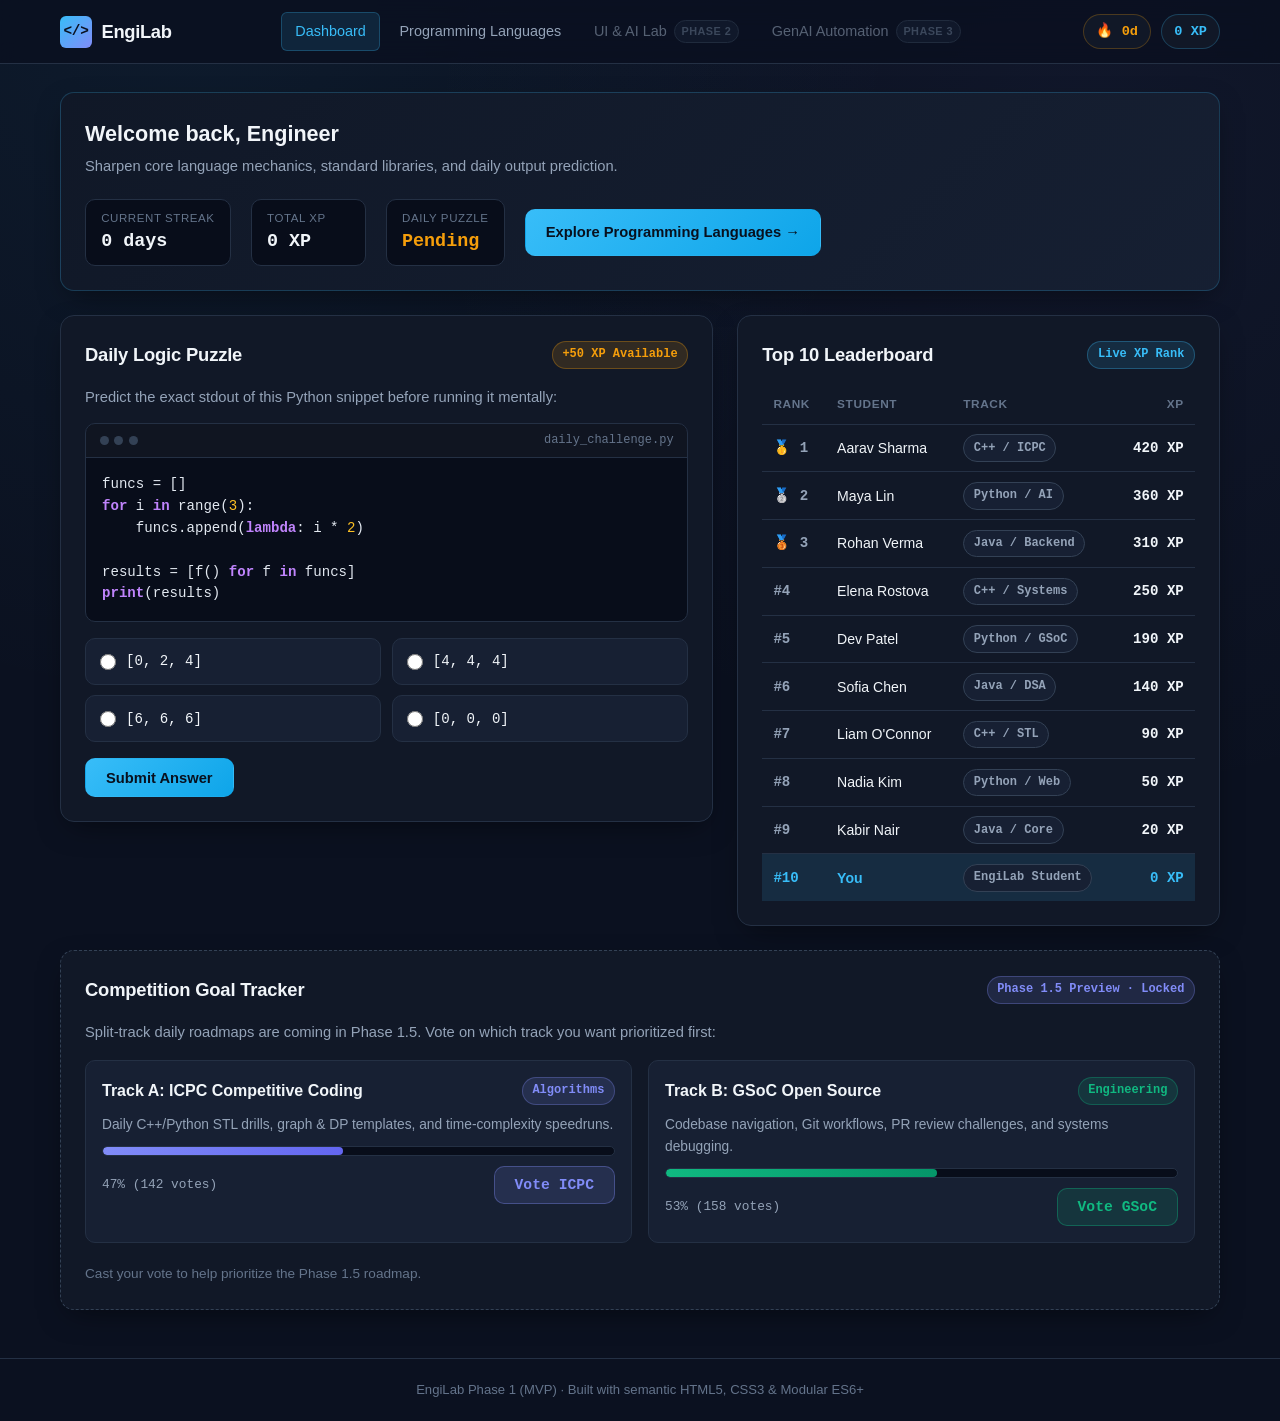
<file: index.html>
<!DOCTYPE html>
<html lang="en">
<head>
  <meta charset="UTF-8" />
  <meta name="viewport" content="width=device-width, initial-scale=1.0" />
  <title>EngiLab — Engineering Practice Dashboard</title>
  <link rel="stylesheet" href="css/style.css" />
</head>
<body>
  <header class="navbar">
    <nav class="navbar-inner" aria-label="Main Navigation">
      <a href="index.html" class="brand">
        <span class="brand-mark">&lt;/&gt;</span>
        <span>EngiLab</span>
      </a>

      <ul class="nav-links">
        <li>
          <a href="index.html" class="nav-link nav-link--active" aria-current="page">Dashboard</a>
        </li>
        <li>
          <a href="languages.html" class="nav-link">Programming Languages</a>
        </li>
        <li>
          <span class="nav-link nav-link--disabled" aria-disabled="true">
            UI &amp; AI Lab <span class="phase-badge">Phase 2</span>
          </span>
        </li>
        <li>
          <span class="nav-link nav-link--disabled" aria-disabled="true">
            GenAI Automation <span class="phase-badge">Phase 3</span>
          </span>
        </li>
      </ul>

      <div class="nav-stats" aria-label="Student Progress">
        <span id="nav-streak" class="stat-pill stat-pill--streak" title="Daily Streak">🔥 0d</span>
        <span id="nav-xp" class="stat-pill stat-pill--xp" title="Total XP">0 XP</span>
      </div>
    </nav>
  </header>

  <main class="container">
    <!-- Section 1: Student Status Bar -->
    <section class="card status-bar" aria-label="Student Status">
      <div class="status-intro">
        <h1>Welcome back, Engineer</h1>
        <p>Sharpen core language mechanics, standard libraries, and daily output prediction.</p>
      </div>

      <div class="status-metrics">
        <div class="metric-box">
          <span class="metric-label">Current Streak</span>
          <span id="status-streak" class="metric-value">0 days</span>
        </div>
        <div class="metric-box">
          <span class="metric-label">Total XP</span>
          <span id="status-xp" class="metric-value">0 XP</span>
        </div>
        <div class="metric-box">
          <span class="metric-label">Daily Puzzle</span>
          <span id="status-daily" class="metric-value">Pending</span>
        </div>
        <a href="languages.html" class="btn btn--primary">Explore Programming Languages →</a>
      </div>
    </section>

    <!-- Section 2: Daily Logic Arena (2-Column Split Card) -->
    <section class="arena-grid" aria-label="Daily Logic Arena">
      <!-- Left Column: Daily Puzzle -->
      <article class="card">
        <div class="section-header">
          <h2 class="section-title">Daily Logic Puzzle</h2>
          <span id="daily-status-badge" class="tag tag--amber">+50 XP Available</span>
        </div>
        <p style="color: var(--text-secondary); font-size: 0.92rem;">
          Predict the exact stdout of this Python snippet before running it mentally:
        </p>

        <div class="code-wrapper">
          <div class="code-header">
            <div class="code-dots"><span></span><span></span><span></span></div>
            <span>daily_challenge.py</span>
          </div>
          <pre class="code-block"><code id="daily-code"></code></pre>
        </div>

        <form id="daily-puzzle-form">
          <div id="daily-options" class="puzzle-options" role="radiogroup" aria-label="Daily Puzzle Options"></div>
          <button id="daily-submit-btn" type="submit" class="btn btn--primary">Submit Answer</button>
        </form>

        <div id="daily-feedback" class="feedback-box hidden" role="status"></div>
      </article>

      <!-- Right Column: Top 10 Leaderboard -->
      <aside class="card" aria-label="Top 10 Leaderboard">
        <div class="section-header">
          <h2 class="section-title">Top 10 Leaderboard</h2>
          <span class="tag tag--cyan">Live XP Rank</span>
        </div>

        <div class="leaderboard-table-wrap">
          <table class="leaderboard-table">
            <thead>
              <tr>
                <th>Rank</th>
                <th>Student</th>
                <th>Track</th>
                <th style="text-align: right;">XP</th>
              </tr>
            </thead>
            <tbody id="leaderboard-body"></tbody>
          </table>
        </div>
      </aside>
    </section>

    <!-- Section 3: Competition Goal Tracker (Phase 1.5 Preview Card) -->
    <section class="card tracker-card" aria-label="Competition Goal Tracker">
      <div class="section-header">
        <h2 class="section-title">Competition Goal Tracker</h2>
        <span class="tag tag--indigo">Phase 1.5 Preview · Locked</span>
      </div>
      <p style="color: var(--text-secondary); font-size: 0.92rem;">
        Split-track daily roadmaps are coming in Phase 1.5. Vote on which track you want prioritized first:
      </p>

      <div class="tracks-grid">
        <div class="track-option">
          <h3>
            <span>Track A: ICPC Competitive Coding</span>
            <span class="tag tag--indigo">Algorithms</span>
          </h3>
          <p>Daily C++/Python STL drills, graph &amp; DP templates, and time-complexity speedruns.</p>
          <div class="poll-bar-bg">
            <div id="poll-bar-icpc" class="poll-bar-fill poll-bar-fill--icpc" style="width: 47%;"></div>
          </div>
          <div class="poll-meta">
            <span id="poll-meta-icpc">47% (142 votes)</span>
            <button id="vote-icpc-btn" type="button" class="btn btn--outline-indigo">Vote ICPC</button>
          </div>
        </div>

        <div class="track-option">
          <h3>
            <span>Track B: GSoC Open Source</span>
            <span class="tag tag--emerald">Engineering</span>
          </h3>
          <p>Codebase navigation, Git workflows, PR review challenges, and systems debugging.</p>
          <div class="poll-bar-bg">
            <div id="poll-bar-gsoc" class="poll-bar-fill poll-bar-fill--gsoc" style="width: 53%;"></div>
          </div>
          <div class="poll-meta">
            <span id="poll-meta-gsoc">53% (158 votes)</span>
            <button id="vote-gsoc-btn" type="button" class="btn btn--outline-emerald">Vote GSoC</button>
          </div>
        </div>
      </div>

      <p id="poll-user-status" style="font-size: 0.85rem; color: var(--text-muted);"></p>
    </section>
  </main>

  <footer class="footer">
    EngiLab Phase 1 (MVP) · Built with semantic HTML5, CSS3 &amp; Modular ES6+
  </footer>

  <script type="module" src="js/app.js"></script>
  <script type="module" src="js/leaderboard.js"></script>
</body>
</html>
</file>
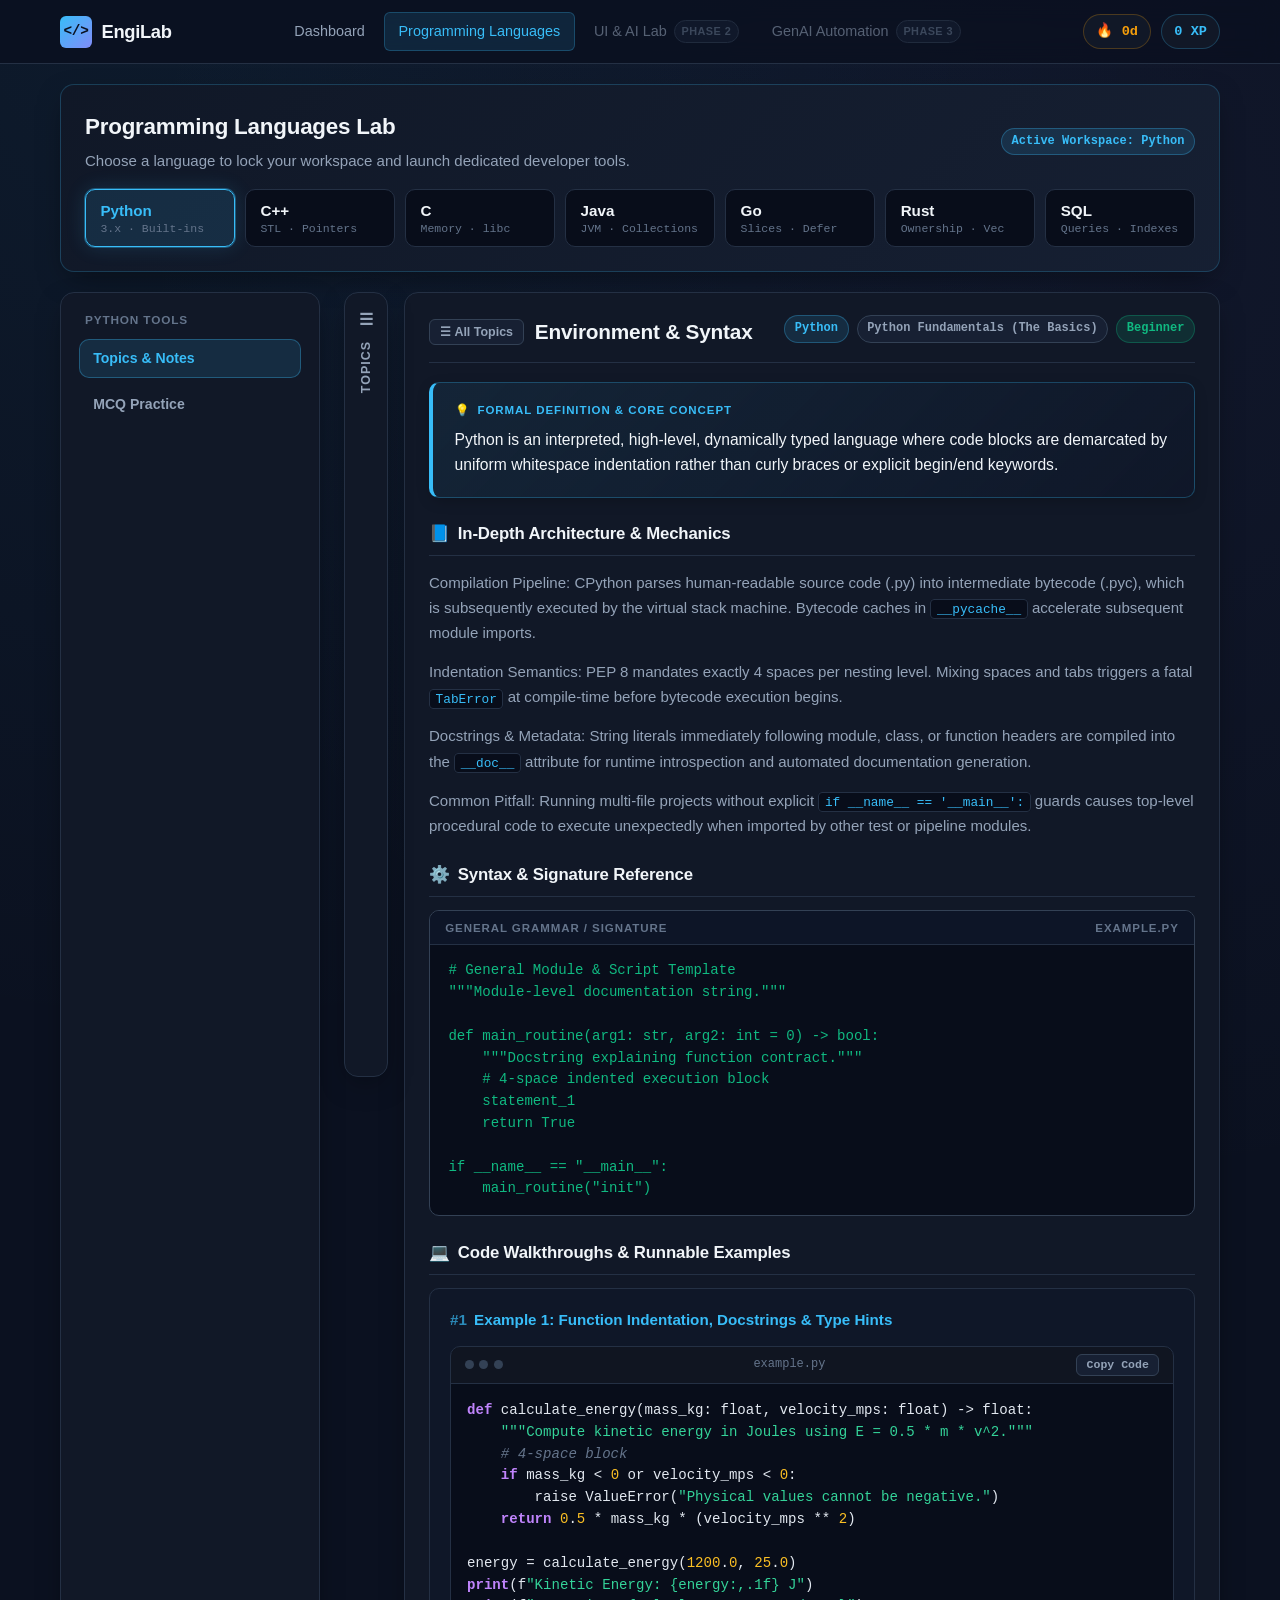
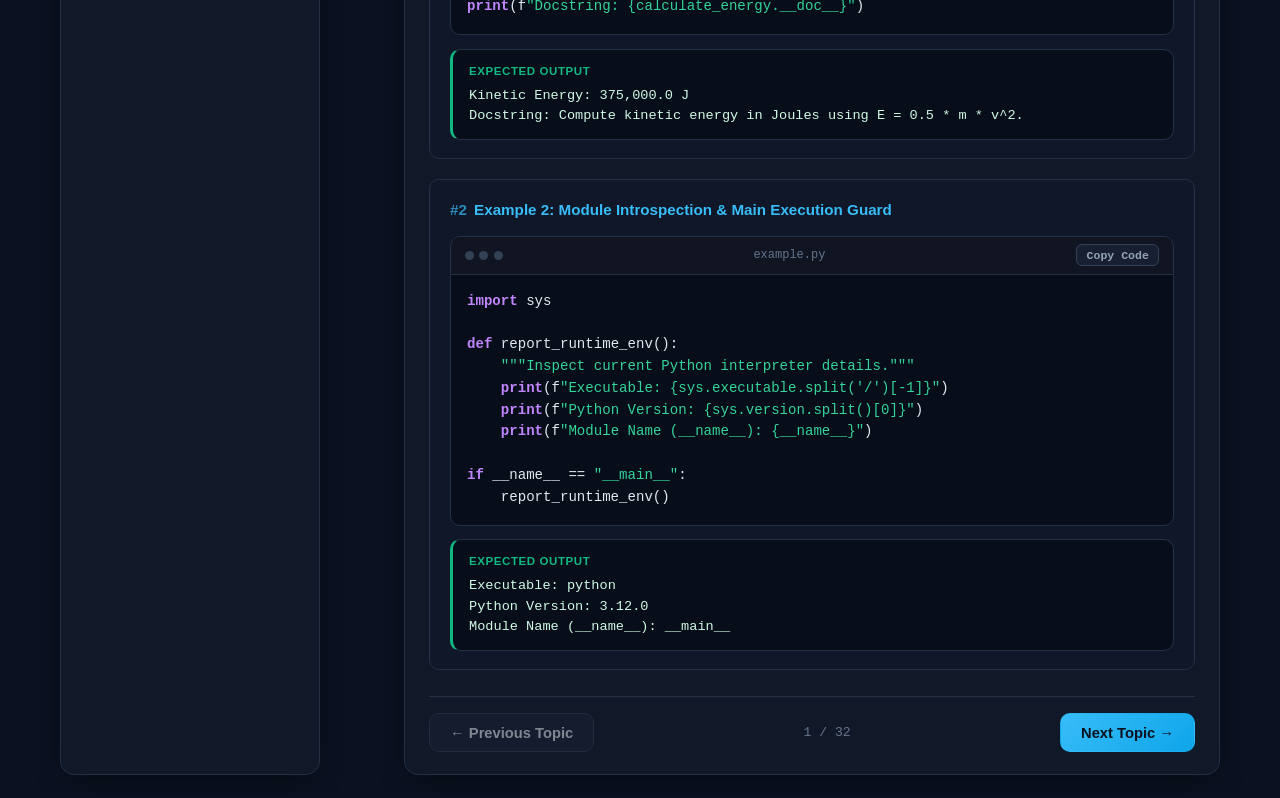
<file: languages.html>
<!DOCTYPE html>
<html lang="en">
<head>
  <meta charset="UTF-8" />
  <meta name="viewport" content="width=device-width, initial-scale=1.0" />
  <title>EngiLab — Programming Languages Lab</title>
  <link rel="stylesheet" href="css/style.css" />
</head>
<body>
  <header class="navbar">
    <nav class="navbar-inner" aria-label="Main Navigation">
      <a href="index.html" class="brand">
        <span class="brand-mark">&lt;/&gt;</span>
        <span>EngiLab</span>
      </a>

      <ul class="nav-links">
        <li>
          <a href="index.html" class="nav-link">Dashboard</a>
        </li>
        <li>
          <a href="languages.html" class="nav-link nav-link--active" aria-current="page">Programming Languages</a>
        </li>
        <li>
          <span class="nav-link nav-link--disabled" aria-disabled="true">
            UI &amp; AI Lab <span class="phase-badge">Phase 2</span>
          </span>
        </li>
        <li>
          <span class="nav-link nav-link--disabled" aria-disabled="true">
            GenAI Automation <span class="phase-badge">Phase 3</span>
          </span>
        </li>
      </ul>

      <div class="nav-stats" aria-label="Student Progress">
        <span id="nav-streak" class="stat-pill stat-pill--streak" title="Daily Streak">🔥 0d</span>
        <span id="nav-xp" class="stat-pill stat-pill--xp" title="Total XP">0 XP</span>
      </div>
    </nav>
  </header>

  <div class="ide-shell">
    <!-- Auto-Minimizing Top Language Header -->
    <section id="top-lang-header" class="card hub-header" aria-label="Programming Languages Header">
      <div class="workspace-banner">
        <div class="hub-title-group">
          <h1>Programming Languages Lab</h1>
          <p>Choose a language to lock your workspace and launch dedicated developer tools.</p>
        </div>
        <span id="active-workspace-badge" class="tag tag--cyan">Select a Language</span>
      </div>

      <div id="language-selector" class="lang-selector-grid" role="group" aria-label="Select Programming Language">
        <button type="button" class="lang-card" data-lang="Python" aria-pressed="false">
          <span class="lang-card__name">Python</span>
          <span class="lang-card__tag">3.x · Built-ins</span>
        </button>
        <button type="button" class="lang-card" data-lang="C++" aria-pressed="false">
          <span class="lang-card__name">C++</span>
          <span class="lang-card__tag">STL · Pointers</span>
        </button>
        <button type="button" class="lang-card" data-lang="C" aria-pressed="false">
          <span class="lang-card__name">C</span>
          <span class="lang-card__tag">Memory · libc</span>
        </button>
        <button type="button" class="lang-card" data-lang="Java" aria-pressed="false">
          <span class="lang-card__name">Java</span>
          <span class="lang-card__tag">JVM · Collections</span>
        </button>
        <button type="button" class="lang-card" data-lang="Go" aria-pressed="false">
          <span class="lang-card__name">Go</span>
          <span class="lang-card__tag">Slices · Defer</span>
        </button>
        <button type="button" class="lang-card" data-lang="Rust" aria-pressed="false">
          <span class="lang-card__name">Rust</span>
          <span class="lang-card__tag">Ownership · Vec</span>
        </button>
        <button type="button" class="lang-card" data-lang="SQL" aria-pressed="false">
          <span class="lang-card__name">SQL</span>
          <span class="lang-card__tag">Queries · Indexes</span>
        </button>
      </div>
    </section>

    <!-- Full-Height Two-Column IDE Workspace -->
    <div id="lab-layout" class="lab-layout">
      <aside class="card lab-sidebar" aria-label="Language Lab Tools">
        <!-- Compact Hover-to-Expand Language Switcher Pill -->
        <div id="sidebar-lang-switcher" class="lang-pill-switcher hidden">
          <button type="button" class="lang-pill-btn" aria-haspopup="true" aria-label="Switch Language">
            <span>
              <span class="lang-pill-code">&lt;/&gt;</span>
              <span id="sidebar-lang-pill-name">Python</span>
            </span>
            <span class="lang-pill-caret">▾</span>
          </button>

          <div id="sidebar-lang-popover" class="lang-popover" role="menu" aria-label="Switch Language">
            <div class="lang-popover-grid">
              <button type="button" class="lang-card" data-lang="Python">
                <span class="lang-card__name">Python</span>
              </button>
              <button type="button" class="lang-card" data-lang="C++">
                <span class="lang-card__name">C++</span>
              </button>
              <button type="button" class="lang-card" data-lang="C">
                <span class="lang-card__name">C</span>
              </button>
              <button type="button" class="lang-card" data-lang="Java">
                <span class="lang-card__name">Java</span>
              </button>
              <button type="button" class="lang-card" data-lang="Go">
                <span class="lang-card__name">Go</span>
              </button>
              <button type="button" class="lang-card" data-lang="Rust">
                <span class="lang-card__name">Rust</span>
              </button>
              <button type="button" class="lang-card" data-lang="SQL">
                <span class="lang-card__name">SQL</span>
              </button>
            </div>
          </div>
        </div>

        <div>
          <h2 id="sidebar-tools-heading" class="sidebar-heading">PYTHON TOOLS</h2>
          <ul id="language-tools-list" class="sidebar-tools-list">
            <li>
              <button
                id="tool-topics-btn"
                data-tool="topics"
                type="button"
                class="sidebar-item sidebar-item--active active"
                aria-current="page"
              >
                <span>Topics &amp; Notes</span>
              </button>
            </li>
            <li>
              <button
                id="tool-mcq-btn"
                data-tool="mcq"
                type="button"
                class="sidebar-item"
              >
                <span>MCQ Practice</span>
              </button>
            </li>
          </ul>
        </div>
      </aside>

      <!-- Main Workspace: Explicit #topics-view and #mcq-view containers -->
      <main class="lab-workspace">
        <div id="topics-view" class="topics-reader-layout">
          <!-- Inner Topic Navigation List (Minimized 44px by default, Hover/Click-to-Expand 280px) -->
          <section id="topics-index-panel" class="card topics-index-panel is-collapsed" aria-label="Topics Navigation">
            <button
              id="topics-rail-btn"
              type="button"
              class="topics-rail-btn"
              title="Expand Topics (or hover)"
              aria-label="Expand Topics"
            >
              <span class="topics-rail-icon">☰</span>
              <span class="topics-rail-label">TOPICS</span>
            </button>

            <div id="topics-nav-inner" class="topics-nav-inner">
              <div class="topics-nav-header">
                <input
                  id="topic-search-input"
                  type="search"
                  class="topic-search-input"
                  placeholder="Filter topics..."
                  aria-label="Filter topics"
                />
                <button
                  id="collapse-topics-btn"
                  type="button"
                  class="topics-collapse-btn"
                  title="Collapse topics"
                  aria-label="Collapse topics"
                >
                  «
                </button>
              </div>
              <div id="topics-grouped-list"></div>
            </div>
          </section>

          <!-- Notes & Code Example Viewer (Full Remaining Width) -->
          <article class="card topics-content-panel" aria-label="Topic Notes and Code">
            <div class="topic-viewer-header">
              <div style="display: flex; align-items: center; gap: 0.65rem; flex-wrap: wrap;">
                <button
                  id="expand-topics-btn"
                  type="button"
                  class="topics-expand-btn"
                  title="Show all topics"
                  aria-label="Show all topics"
                >
                  ☰ All Topics
                </button>
                <h2 id="topic-viewer-title">Loading topic...</h2>
              </div>
              <div class="topic-header-meta">
                <span id="topic-viewer-lang" class="tag tag--cyan">Python</span>
                <span id="topic-viewer-section" class="tag tag--purple">Section 1</span>
                <span id="topic-viewer-badge" class="tag tag--emerald">Beginner</span>
              </div>
            </div>

            <!-- Dynamic Textbook Content Container -->
            <div id="topic-viewer-body" class="topic-viewer-body">
              <!-- Rendered dynamically by js/topics.js -->
            </div>

            <div class="topic-pager">
              <button id="prev-topic-btn" type="button" class="btn btn--secondary">← Previous Topic</button>
              <span id="topic-step-counter" style="font-family: var(--font-mono); font-size: 0.82rem; color: var(--text-muted);">1 / 14</span>
              <button id="next-topic-btn" type="button" class="btn btn--primary">Next Topic →</button>
            </div>
          </article>
        </div>

        <!-- Fallback for languages without topics yet -->
        <div id="topics-fallback" class="workspace-empty hidden" role="status">
          <div class="workspace-empty-icon">&lt;/&gt;</div>
          <h2 id="topics-fallback-title">Coming Soon</h2>
          <p id="topics-fallback-text">
            Topics for this language coming soon—switch to Python to explore all 32 modules.
          </p>
          <button id="switch-to-python-btn" type="button" class="btn btn--primary" style="margin-top: 0.5rem;">
            Switch to Python
          </button>
        </div>

        <!-- MCQ Practice Workspace (Clean Empty State + Full Interactive 3-Stage Quiz Engine) -->
        <div id="mcq-view" class="mcq-workspace-layout" style="display: none;" aria-label="MCQ Practice Workspace">
          <!-- State 1: Graceful Empty State (When language has 0 questions) -->
          <div id="mcq-empty-state" class="workspace-empty card" role="status">
            <div class="workspace-empty-icon">📝</div>
            <h2 id="mcq-empty-title">Python MCQ Practice</h2>
            <p id="mcq-empty-desc">
              No practice questions added for Python yet. Add MCQs to <code>data/questions.json</code> to unlock concept clarity quizzes.
            </p>
            <button id="mcq-empty-back-btn" type="button" class="btn btn--primary" style="margin-top: 0.5rem;">
              ← Back to Topics &amp; Notes
            </button>
          </div>

          <!-- State 2: Stage 1 - Quiz Setup Screen -->
          <div id="mcq-setup-screen" class="card mcq-panel hidden">
            <div class="mcq-panel-header">
              <div>
                <span id="mcq-setup-lang-badge" class="tag tag--cyan">Python</span>
                <h2 id="mcq-setup-title">Concept Clarity Practice</h2>
              </div>
              <span id="mcq-bank-counter" class="tag tag--emerald">0 Curated MCQs Available</span>
            </div>

            <div class="mcq-info-banner">
              <span class="info-icon">💡</span>
              <div>
                <strong>Concept Clarity Mode:</strong>
                <p>Instant engineering feedback, code traces, and memory/complexity breakdowns after every question.</p>
              </div>
            </div>

            <div class="mcq-setup-section">
              <h3 class="mcq-section-heading">Filter Topics</h3>
              <div id="mcq-topic-checkboxes" class="mcq-topics-grid">
                <!-- Dynamically populated from questions in selected language -->
              </div>
            </div>

            <div class="mcq-setup-section">
              <h3 class="mcq-section-heading">Question Count</h3>
              <div class="mcq-count-options">
                <label class="mcq-radio-pill">
                  <input type="radio" name="mcq-count" value="5" checked />
                  <span>5 Questions</span>
                </label>
                <label class="mcq-radio-pill">
                  <input type="radio" name="mcq-count" value="10" />
                  <span>10 Questions</span>
                </label>
                <label class="mcq-radio-pill">
                  <input type="radio" name="mcq-count" value="all" />
                  <span>All Available</span>
                </label>
              </div>
            </div>

            <div id="mcq-setup-error" class="feedback-box feedback-box--error hidden" style="margin-top: 1rem;"></div>

            <div class="mcq-actions-row">
              <button id="mcq-back-to-topics-btn" type="button" class="btn btn--secondary">
                ← Back to Topics
              </button>
              <button id="mcq-start-btn" type="button" class="btn btn--primary">
                Start MCQ Practice →
              </button>
            </div>
          </div>

          <!-- State 3: Stage 2 - Active Question Arena -->
          <div id="mcq-arena" class="card mcq-panel hidden">
            <div class="mcq-arena-header">
              <div class="mcq-progress-info">
                <span id="mcq-progress-text">Question 1 of 5</span>
                <span id="mcq-topic-badge" class="tag tag--purple">General</span>
              </div>
              <div class="mcq-xp-badge">
                <span id="mcq-session-xp">+0 XP</span>
              </div>
            </div>

            <div class="progress-track" style="margin-top: 0.6rem; margin-bottom: 1.25rem;">
              <div id="mcq-progress-fill" class="progress-fill" style="width: 20%;"></div>
            </div>

            <div class="mcq-question-content">
              <h3 id="mcq-question-prompt" class="mcq-prompt-text">Loading question...</h3>

              <div id="mcq-code-wrapper" class="code-wrapper hidden" style="margin: 1rem 0;">
                <div class="code-header">
                  <div class="code-dots"><span></span><span></span><span></span></div>
                  <span id="mcq-code-filename">snippet</span>
                </div>
                <pre class="code-block"><code id="mcq-code-block"></code></pre>
              </div>

              <div id="mcq-options" class="quiz-options">
                <!-- Rendered dynamically -->
              </div>

              <!-- Instant Feedback & Explanation Box -->
              <div id="mcq-explanation-box" class="feedback-box hidden" style="margin-top: 1.25rem;">
                <div id="mcq-feedback-status" class="mcq-feedback-status"></div>
                <div id="mcq-feedback-explanation" class="mcq-feedback-text"></div>
              </div>

              <div class="quiz-footer">
                <button id="mcq-next-btn" type="button" class="btn btn--primary hidden">
                  Next Question →
                </button>
              </div>
            </div>
          </div>

          <!-- State 4: Stage 3 - Concept Clarity Scorecard -->
          <div id="mcq-scorecard" class="card mcq-panel summary-card hidden">
            <div class="summary-trophy">🏆</div>
            <h2 id="mcq-scorecard-title">Practice Session Complete!</h2>
            <div id="mcq-score-display" class="summary-score">0 / 0</div>
            <p id="mcq-score-sub" class="summary-sub">0% Accuracy · Earned +0 XP</p>

            <div class="mcq-scorecard-breakdown">
              <h3 style="font-size: 1rem; color: var(--text-primary); margin-bottom: 0.75rem;">Concept Clarity Breakdown</h3>
              <div id="mcq-topic-accuracy-list" class="topic-accuracy-list">
                <!-- Dynamically populated topic-wise performance -->
              </div>
            </div>

            <div class="mcq-actions-row" style="justify-content: center; gap: 0.85rem; margin-top: 1.75rem;">
              <button id="mcq-practice-again-btn" type="button" class="btn btn--primary">
                Practice Again
              </button>
              <button id="mcq-scorecard-topics-btn" type="button" class="btn btn--secondary">
                Review Topics &amp; Notes
              </button>
            </div>
          </div>
        </div>
      </main>
    </div>
  </div>

  <script type="module" src="js/app.js"></script>
  <script type="module" src="js/quiz-engine.js"></script>
  <script type="module" src="js/topics.js"></script>
</body>
</html>
</file>
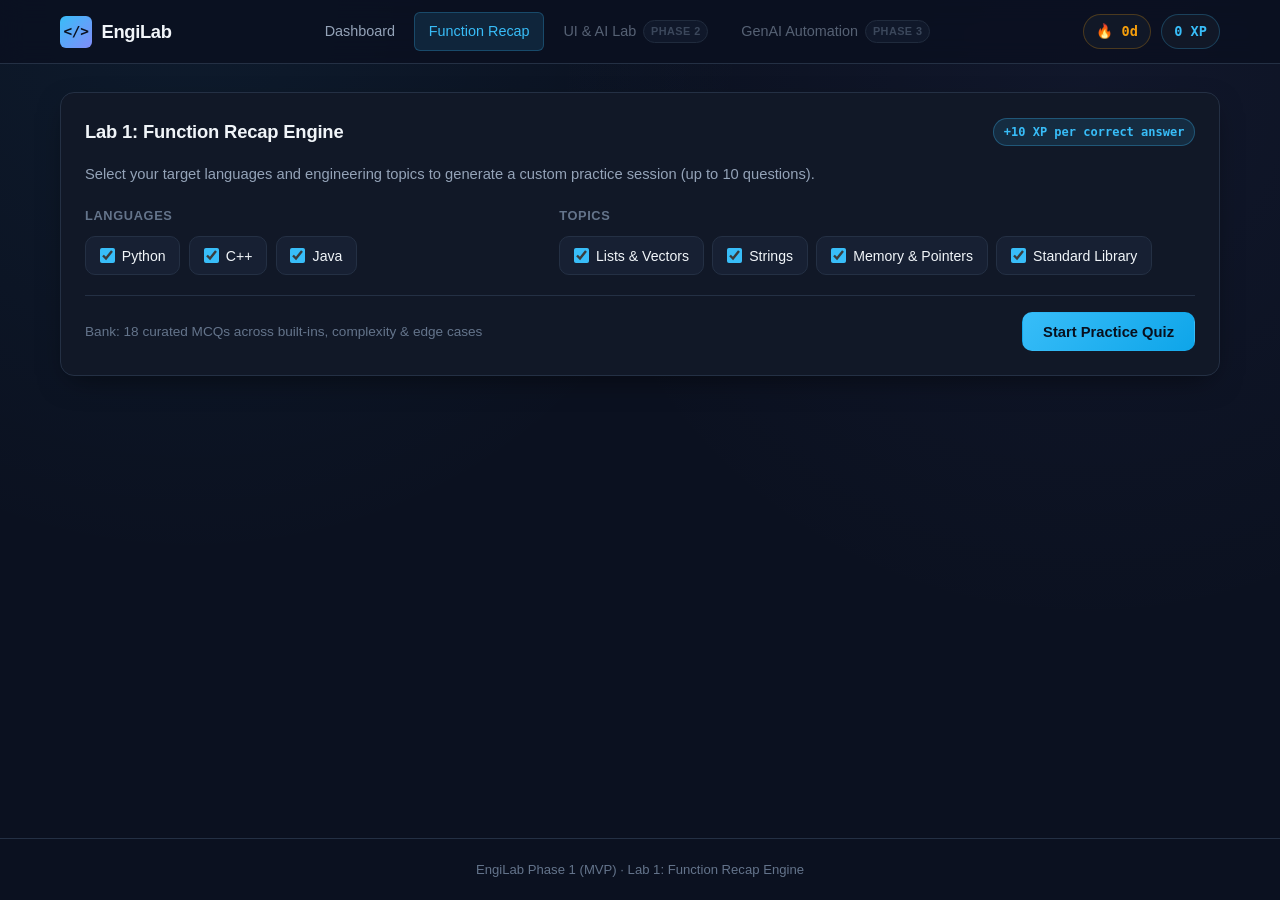
<file: recap.html>
<!DOCTYPE html>
<html lang="en">

<head>
  <meta charset="UTF-8" />
  <meta name="viewport" content="width=device-width, initial-scale=1.0" />
  <title>EngiLab — Lab 1: Function Recap</title>
  <link rel="stylesheet" href="css/style.css" />
</head>

<body>
  <header class="navbar">
    <nav class="navbar-inner" aria-label="Main Navigation">
      <a href="index.html" class="brand">
        <span class="brand-mark">&lt;/&gt;</span>
        <span>EngiLab</span>
      </a>

      <ul class="nav-links">
        <li>
          <a href="index.html" class="nav-link">Dashboard</a>
        </li>
        <li>
          <a href="recap.html" class="nav-link nav-link--active" aria-current="page">Function Recap</a>
        </li>
        <li>
          <span class="nav-link nav-link--disabled" aria-disabled="true">
            UI &amp; AI Lab <span class="phase-badge">Phase 2</span>
          </span>
        </li>
        <li>
          <span class="nav-link nav-link--disabled" aria-disabled="true">
            GenAI Automation <span class="phase-badge">Phase 3</span>
          </span>
        </li>
      </ul>

      <div class="nav-stats" aria-label="Student Progress">
        <span id="nav-streak" class="stat-pill stat-pill--streak" title="Daily Streak">🔥 0d</span>
        <span id="nav-xp" class="stat-pill stat-pill--xp" title="Total XP">0 XP</span>
      </div>
    </nav>
  </header>

  <main class="container">
    <!-- Filter Control Panel -->
    <section id="filter-panel" class="card" aria-label="Quiz Filter Controls">
      <div class="section-header">
        <h1 class="section-title">Lab 1: Function Recap Engine</h1>
        <span class="tag tag--cyan">+10 XP per correct answer</span>
      </div>
      <p style="color: var(--text-secondary); font-size: 0.92rem; margin-bottom: 1.25rem;">
        Select your target languages and engineering topics to generate a custom practice session (up to 10 questions).
      </p>

      <div class="filter-grid">
        <div>
          <div class="filter-group-title">Languages</div>
          <div class="checkbox-pills">
            <label class="check-pill">
              <input type="checkbox" name="filter-lang" value="Python" checked />
              <span>Python</span>
            </label>
            <label class="check-pill">
              <input type="checkbox" name="filter-lang" value="C++" checked />
              <span>C++</span>
            </label>
            <label class="check-pill">
              <input type="checkbox" name="filter-lang" value="Java" checked />
              <span>Java</span>
            </label>
          </div>
        </div>

        <div>
          <div class="filter-group-title">Topics</div>
          <div class="checkbox-pills">
            <label class="check-pill">
              <input type="checkbox" name="filter-topic" value="Lists & Vectors" checked />
              <span>Lists &amp; Vectors</span>
            </label>
            <label class="check-pill">
              <input type="checkbox" name="filter-topic" value="Strings" checked />
              <span>Strings</span>
            </label>
            <label class="check-pill">
              <input type="checkbox" name="filter-topic" value="Memory & Pointers" checked />
              <span>Memory &amp; Pointers</span>
            </label>
            <label class="check-pill">
              <input type="checkbox" name="filter-topic" value="Standard Library" checked />
              <span>Standard Library</span>
            </label>
          </div>
        </div>
      </div>

      <div id="filter-error" class="feedback-box feedback-box--error hidden" role="alert"></div>

      <div class="filter-actions">
        <span style="font-size: 0.85rem; color: var(--text-muted);">
          Bank: 18 curated MCQs across built-ins, complexity &amp; edge cases
        </span>
        <button id="start-quiz-btn" type="button" class="btn btn--primary">
          Start Practice Quiz
        </button>
      </div>
    </section>

    <!-- Interactive Quiz Arena -->
    <section id="quiz-arena" class="card hidden" aria-label="Interactive Quiz Arena">
      <div class="progress-wrap">
        <div class="progress-meta">
          <span id="quiz-progress-text">Question 1 of 10</span>
          <div style="display: flex; gap: 0.45rem;">
            <span id="quiz-lang-tag" class="tag tag--cyan">Python</span>
            <span id="quiz-topic-tag" class="tag">Standard Library</span>
          </div>
        </div>
        <div class="progress-track">
          <div id="quiz-progress-fill" class="progress-fill" style="width: 10%;"></div>
        </div>
      </div>

      <h2 id="quiz-question-text" style="font-size: 1.08rem; font-weight: 600;"></h2>

      <div class="code-wrapper">
        <div class="code-header">
          <div class="code-dots"><span></span><span></span><span></span></div>
          <span>snippet</span>
        </div>
        <pre class="code-block"><code id="quiz-code-block"></code></pre>
      </div>

      <div id="quiz-options" class="quiz-options"></div>

      <div id="quiz-explanation" class="feedback-box hidden" role="status"></div>

      <div class="quiz-footer">
        <button id="quiz-next-btn" type="button" class="btn btn--primary hidden">
          Next Question →
        </button>
      </div>
    </section>

    <!-- Summary Scorecard -->
    <section id="quiz-summary" class="card summary-card hidden" aria-label="Quiz Scorecard">
      <span class="tag tag--emerald">Session Complete</span>
      <div id="summary-score" class="summary-score">0 / 0</div>
      <p id="summary-sub" class="summary-sub"></p>
      <div style="display: flex; justify-content: center; gap: 0.75rem; flex-wrap: wrap;">
        <button id="practice-again-btn" type="button" class="btn btn--primary">Practice Again</button>
        <a href="index.html" class="btn btn--secondary">Back to Dashboard</a>
      </div>
    </section>
  </main>

  <footer class="footer">
    EngiLab Phase 1 (MVP) · Lab 1: Function Recap Engine
  </footer>

  <script type="module" src="js/app.js"></script>
  <script type="module" src="js/quiz-engine.js"></script>
</body>

</html>
</file>
<file: css/style.css>
/* ==========================================================================
   EngiLab — Dark Developer Theme & Responsive Styles
   ========================================================================== */

:root {
  /* Surface & Background Palette */
  --bg-base: #0b1120;
  --bg-surface: #111827;
  --bg-elevated: #172033;
  --bg-code: #080d1a;
  --bg-hover: #1e293b;

  /* Borders */
  --border-subtle: #243044;
  --border-strong: #334155;

  /* Typography */
  --text-primary: #f1f5f9;
  --text-secondary: #94a3b8;
  --text-muted: #64748b;

  /* Syntax & Semantic Accents */
  --accent-cyan: #38bdf8;
  --accent-indigo: #818cf8;
  --accent-emerald: #10b981;
  --accent-amber: #f59e0b;
  --accent-rose: #f43f5e;

  --accent-cyan-soft: rgba(56, 189, 248, 0.12);
  --accent-emerald-soft: rgba(16, 185, 129, 0.14);
  --accent-rose-soft: rgba(244, 63, 94, 0.14);
  --accent-amber-soft: rgba(245, 158, 11, 0.14);
  --accent-indigo-soft: rgba(129, 140, 248, 0.14);

  /* Fonts */
  --font-sans: "Inter", -apple-system, BlinkMacSystemFont, "Segoe UI", Roboto, sans-serif;
  --font-mono: "JetBrains Mono", "Fira Code", "Cascadia Code", Consolas, monospace;

  /* Layout & Radii */
  --max-width: 1200px;
  --radius-sm: 6px;
  --radius-md: 10px;
  --radius-lg: 14px;
  --shadow-card: 0 10px 30px -10px rgba(0, 0, 0, 0.55);
  --transition: 0.2s cubic-bezier(0.16, 1, 0.3, 1);
}

/* Reset & Base */
*,
*::before,
*::after {
  box-sizing: border-box;
  margin: 0;
  padding: 0;
}

html {
  font-size: 16px;
  scroll-behavior: smooth;
}

body {
  font-family: var(--font-sans);
  background-color: var(--bg-base);
  background-image:
    radial-gradient(circle at 15% 0%, rgba(56, 189, 248, 0.06) 0%, transparent 40%),
    radial-gradient(circle at 85% 10%, rgba(129, 140, 248, 0.05) 0%, transparent 40%);
  color: var(--text-primary);
  line-height: 1.6;
  min-height: 100vh;
  display: flex;
  flex-direction: column;
}

a {
  color: inherit;
  text-decoration: none;
}

button {
  font-family: inherit;
  cursor: pointer;
}

/* ==========================================================================
   Persistent Top Navigation Bar
   ========================================================================== */

.navbar {
  position: sticky;
  top: 0;
  z-index: 50;
  background: rgba(11, 17, 32, 0.88);
  backdrop-filter: blur(12px);
  border-bottom: 1px solid var(--border-subtle);
}

.navbar-inner {
  max-width: var(--max-width);
  margin: 0 auto;
  padding: 0.75rem 1.25rem;
  display: flex;
  align-items: center;
  justify-content: space-between;
  gap: 1rem;
  flex-wrap: wrap;
}

.brand {
  display: flex;
  align-items: center;
  gap: 0.6rem;
  font-weight: 700;
  font-size: 1.15rem;
  letter-spacing: -0.02em;
}

.brand-mark {
  display: inline-flex;
  align-items: center;
  justify-content: center;
  width: 32px;
  height: 32px;
  border-radius: var(--radius-sm);
  background: linear-gradient(135deg, var(--accent-cyan), var(--accent-indigo));
  color: #0b1120;
  font-family: var(--font-mono);
  font-weight: 800;
  font-size: 0.9rem;
}

.nav-links {
  display: flex;
  align-items: center;
  gap: 0.35rem;
  list-style: none;
  flex-wrap: wrap;
}

.nav-link {
  display: inline-flex;
  align-items: center;
  gap: 0.45rem;
  padding: 0.45rem 0.85rem;
  border-radius: var(--radius-sm);
  font-size: 0.9rem;
  font-weight: 500;
  color: var(--text-secondary);
  transition: background-color var(--transition), color var(--transition);
}

.nav-link:hover:not(.nav-link--disabled) {
  background-color: var(--bg-hover);
  color: var(--text-primary);
}

.nav-link--active {
  background-color: var(--accent-cyan-soft);
  color: var(--accent-cyan);
  border: 1px solid rgba(56, 189, 248, 0.25);
}

.nav-link--disabled {
  opacity: 0.55;
  cursor: not-allowed;
  pointer-events: none;
}

.phase-badge {
  font-size: 0.68rem;
  font-weight: 600;
  text-transform: uppercase;
  letter-spacing: 0.04em;
  padding: 0.12rem 0.42rem;
  border-radius: 999px;
  background-color: var(--bg-elevated);
  border: 1px solid var(--border-strong);
  color: var(--text-muted);
}

.nav-stats {
  display: flex;
  align-items: center;
  gap: 0.65rem;
}

.stat-pill {
  display: inline-flex;
  align-items: center;
  gap: 0.4rem;
  padding: 0.35rem 0.75rem;
  border-radius: 999px;
  background-color: var(--bg-surface);
  border: 1px solid var(--border-subtle);
  font-size: 0.85rem;
  font-weight: 600;
  font-family: var(--font-mono);
}

.stat-pill--streak {
  color: var(--accent-amber);
  border-color: rgba(245, 158, 11, 0.25);
}

.stat-pill--xp {
  color: var(--accent-cyan);
  border-color: rgba(56, 189, 248, 0.25);
}

/* ==========================================================================
   Main Container & Cards
   ========================================================================== */

.container {
  max-width: var(--max-width);
  width: 100%;
  margin: 0 auto;
  padding: 1.75rem 1.25rem 3rem;
  display: flex;
  flex-direction: column;
  gap: 1.5rem;
  flex: 1;
}

.card {
  background-color: var(--bg-surface);
  border: 1px solid var(--border-subtle);
  border-radius: var(--radius-lg);
  padding: 1.5rem;
  box-shadow: var(--shadow-card);
}

.section-header {
  display: flex;
  align-items: center;
  justify-content: space-between;
  gap: 0.75rem;
  margin-bottom: 1rem;
  flex-wrap: wrap;
}

.section-title {
  font-size: 1.15rem;
  font-weight: 700;
  letter-spacing: -0.01em;
  display: flex;
  align-items: center;
  gap: 0.5rem;
}

.tag {
  display: inline-flex;
  align-items: center;
  padding: 0.2rem 0.6rem;
  border-radius: 999px;
  font-size: 0.75rem;
  font-weight: 600;
  font-family: var(--font-mono);
  background-color: var(--bg-elevated);
  border: 1px solid var(--border-strong);
  color: var(--text-secondary);
}

.tag--cyan {
  background-color: var(--accent-cyan-soft);
  border-color: rgba(56, 189, 248, 0.3);
  color: var(--accent-cyan);
}

.tag--emerald {
  background-color: var(--accent-emerald-soft);
  border-color: rgba(16, 185, 129, 0.3);
  color: var(--accent-emerald);
}

.tag--amber {
  background-color: var(--accent-amber-soft);
  border-color: rgba(245, 158, 11, 0.3);
  color: var(--accent-amber);
}

.tag--indigo {
  background-color: var(--accent-indigo-soft);
  border-color: rgba(129, 140, 248, 0.3);
  color: var(--accent-indigo);
}

/* ==========================================================================
   Buttons
   ========================================================================== */

.btn {
  display: inline-flex;
  align-items: center;
  justify-content: center;
  gap: 0.5rem;
  padding: 0.65rem 1.25rem;
  border-radius: var(--radius-md);
  font-size: 0.92rem;
  font-weight: 600;
  border: 1px solid transparent;
  transition: transform var(--transition), background-color var(--transition), border-color var(--transition), opacity var(--transition);
}

.btn:active:not(:disabled) {
  transform: translateY(1px);
}

.btn:disabled {
  opacity: 0.5;
  cursor: not-allowed;
}

.btn--primary {
  background: linear-gradient(135deg, var(--accent-cyan), #0ea5e9);
  color: #08101e;
}

.btn--primary:hover:not(:disabled) {
  filter: brightness(1.08);
}

.btn--secondary {
  background-color: var(--bg-elevated);
  border-color: var(--border-strong);
  color: var(--text-primary);
}

.btn--secondary:hover:not(:disabled) {
  background-color: var(--bg-hover);
  border-color: var(--accent-cyan);
}

.btn--outline-indigo {
  background-color: var(--accent-indigo-soft);
  border-color: rgba(129, 140, 248, 0.35);
  color: var(--accent-indigo);
}

.btn--outline-indigo:hover:not(:disabled) {
  background-color: rgba(129, 140, 248, 0.22);
}

.btn--outline-emerald {
  background-color: var(--accent-emerald-soft);
  border-color: rgba(16, 185, 129, 0.35);
  color: var(--accent-emerald);
}

.btn--outline-emerald:hover:not(:disabled) {
  background-color: rgba(16, 185, 129, 0.22);
}

/* ==========================================================================
   Section 1: Student Status Bar
   ========================================================================== */

.status-bar {
  display: flex;
  align-items: center;
  justify-content: space-between;
  gap: 1.25rem;
  flex-wrap: wrap;
  background: linear-gradient(135deg, rgba(17, 24, 39, 0.95), rgba(23, 32, 51, 0.95));
  border-color: rgba(56, 189, 248, 0.22);
}

.status-intro h1 {
  font-size: 1.35rem;
  font-weight: 700;
  margin-bottom: 0.2rem;
}

.status-intro p {
  color: var(--text-secondary);
  font-size: 0.92rem;
}

/* ==========================================================================
   Programming Languages Hub Header & Sub-Navigation
   ========================================================================== */

.hub-header {
  display: flex;
  flex-direction: column;
  gap: 1rem;
  background: linear-gradient(135deg, rgba(17, 24, 39, 0.95), rgba(23, 32, 51, 0.95));
  border-color: rgba(56, 189, 248, 0.22);
}

.hub-title-group h1 {
  font-size: 1.4rem;
  font-weight: 700;
  letter-spacing: -0.01em;
  margin-bottom: 0.25rem;
}

.hub-title-group p {
  color: var(--text-secondary);
  font-size: 0.94rem;
}

.sub-nav {
  display: flex;
  align-items: center;
  gap: 0.6rem;
  flex-wrap: wrap;
  padding-top: 0.85rem;
  border-top: 1px solid var(--border-subtle);
}

.sub-tab {
  display: inline-flex;
  align-items: center;
  gap: 0.5rem;
  padding: 0.5rem 0.95rem;
  border-radius: var(--radius-md);
  font-size: 0.88rem;
  font-weight: 600;
  background-color: var(--bg-code);
  border: 1px solid var(--border-subtle);
  color: var(--text-secondary);
  transition: border-color var(--transition), background-color var(--transition), color var(--transition);
}

.sub-tab--active {
  background-color: var(--accent-cyan-soft);
  border-color: rgba(56, 189, 248, 0.35);
  color: var(--accent-cyan);
}

.sub-tab--disabled {
  opacity: 0.55;
  cursor: not-allowed;
}

/* Language-First Selector Grid */
.workspace-banner {
  display: flex;
  align-items: center;
  justify-content: space-between;
  gap: 0.75rem;
  flex-wrap: wrap;
}

.lang-selector-grid {
  display: grid;
  grid-template-columns: repeat(auto-fit, minmax(120px, 1fr));
  gap: 0.65rem;
}

.lang-card {
  display: flex;
  flex-direction: column;
  align-items: flex-start;
  gap: 0.2rem;
  padding: 0.7rem 0.9rem;
  border-radius: var(--radius-md);
  background-color: var(--bg-code);
  border: 1px solid var(--border-subtle);
  color: var(--text-secondary);
  text-align: left;
  transition: border-color var(--transition), background-color var(--transition), box-shadow var(--transition), color var(--transition), transform var(--transition);
}

.lang-card:hover {
  border-color: var(--border-strong);
  background-color: var(--bg-hover);
  color: var(--text-primary);
}

.lang-card--active {
  background-color: var(--accent-cyan-soft);
  border-color: var(--accent-cyan);
  color: var(--text-primary);
  box-shadow: 0 0 0 1px rgba(56, 189, 248, 0.35), 0 0 20px rgba(56, 189, 248, 0.16);
}

.lang-card__name {
  font-weight: 700;
  font-size: 0.95rem;
  color: var(--text-primary);
}

.lang-card--active .lang-card__name {
  color: var(--accent-cyan);
}

.lang-card__tag {
  font-family: var(--font-mono);
  font-size: 0.72rem;
  color: var(--text-muted);
}

/* ==========================================================================
   Two-Column Lab Workspace (Full-Height IDE Layout)
   ========================================================================== */

.ide-shell {
  max-width: var(--max-width);
  width: 100%;
  margin: 0 auto;
  padding: 1.25rem;
  display: flex;
  flex-direction: column;
  gap: 1.25rem;
  flex: 1;
}

.hub-header {
  overflow: hidden;
  transition: max-height 0.32s cubic-bezier(0.16, 1, 0.3, 1),
              opacity 0.25s ease,
              padding 0.3s ease,
              margin 0.3s ease,
              border-width 0.3s ease;
  max-height: 520px;
  opacity: 1;
}

.hub-header.is-minimized {
  max-height: 0;
  opacity: 0;
  padding-top: 0;
  padding-bottom: 0;
  border-width: 0;
  margin: 0;
  pointer-events: none;
}

.lab-layout {
  display: grid;
  grid-template-columns: 260px 1fr;
  gap: 1.5rem;
  align-items: stretch;
  transition: min-height 0.3s ease;
}

.lab-layout--full {
  min-height: calc(100vh - 70px - 2.5rem);
}

.lab-sidebar {
  padding: 1.15rem;
  display: flex;
  flex-direction: column;
  gap: 1rem;
}

/* Hover-to-Expand Minimized Language Switcher Pill */
.lang-pill-switcher {
  position: relative;
}

.lang-pill-btn {
  width: 100%;
  display: flex;
  align-items: center;
  justify-content: space-between;
  gap: 0.5rem;
  padding: 0.6rem 0.85rem;
  border-radius: var(--radius-md);
  background-color: var(--bg-code);
  border: 1px solid rgba(56, 189, 248, 0.35);
  color: var(--text-primary);
  font-size: 0.9rem;
  font-weight: 700;
  box-shadow: 0 0 16px rgba(56, 189, 248, 0.12);
  transition: border-color var(--transition), background-color var(--transition);
}

.lang-pill-switcher:hover .lang-pill-btn {
  border-color: var(--accent-cyan);
  background-color: var(--bg-hover);
}

.lang-pill-code {
  font-family: var(--font-mono);
  color: var(--accent-cyan);
  margin-right: 0.35rem;
}

.lang-pill-caret {
  color: var(--text-muted);
  font-size: 0.8rem;
  transition: transform var(--transition);
}

.lang-pill-switcher:hover .lang-pill-caret {
  transform: rotate(180deg);
  color: var(--accent-cyan);
}

.lang-popover {
  position: absolute;
  top: calc(100% + 0.45rem);
  left: 0;
  width: 280px;
  padding: 0.75rem;
  background-color: var(--bg-surface);
  border: 1px solid var(--border-strong);
  border-radius: var(--radius-lg);
  box-shadow: 0 18px 40px rgba(0, 0, 0, 0.65);
  z-index: 40;
  opacity: 0;
  visibility: hidden;
  transform: translateY(-6px);
  transition: opacity 0.2s ease, transform 0.2s ease, visibility 0.2s ease;
}

.lang-pill-switcher:hover .lang-popover,
.lang-pill-switcher:focus-within .lang-popover {
  opacity: 1;
  visibility: visible;
  transform: translateY(0);
}

.lang-popover-grid {
  display: grid;
  grid-template-columns: 1fr 1fr;
  gap: 0.45rem;
}

.lang-popover-grid .lang-card {
  padding: 0.5rem 0.65rem;
}

.sidebar-heading {
  font-size: 0.74rem;
  font-weight: 700;
  text-transform: uppercase;
  letter-spacing: 0.07em;
  color: var(--text-muted);
  margin-bottom: 0.55rem;
  padding-left: 0.35rem;
}

.sidebar-nav {
  display: flex;
  flex-direction: column;
  gap: 0.45rem;
}

.sidebar-tools-list {
  list-style: none;
  display: flex;
  flex-direction: column;
  gap: 0.45rem;
}

.sidebar-empty-note {
  padding: 0.65rem 0.75rem;
  border-radius: var(--radius-md);
  border: 1px dashed var(--border-subtle);
  color: var(--text-muted);
  font-size: 0.84rem;
  font-style: italic;
}

.sidebar-item {
  width: 100%;
  display: flex;
  align-items: center;
  justify-content: space-between;
  gap: 0.5rem;
  padding: 0.65rem 0.8rem;
  border-radius: var(--radius-md);
  background-color: transparent;
  border: 1px solid transparent;
  color: var(--text-secondary);
  font-size: 0.88rem;
  font-weight: 600;
  text-align: left;
  transition: background-color var(--transition), border-color var(--transition), color var(--transition);
}

.sidebar-item:hover:not(:disabled) {
  background-color: var(--bg-hover);
  color: var(--text-primary);
}

.sidebar-item--active,
.sidebar-item.active {
  background-color: var(--accent-cyan-soft);
  border-color: rgba(56, 189, 248, 0.32);
  color: var(--accent-cyan);
}

.sidebar-item:disabled {
  opacity: 0.55;
  cursor: not-allowed;
}

.lab-workspace {
  min-width: 0;
  display: flex;
  flex-direction: column;
}

.workspace-empty {
  flex: 1;
  display: flex;
  flex-direction: column;
  align-items: center;
  justify-content: center;
  text-align: center;
  padding: 3rem 1.5rem;
  border: 1px dashed var(--border-strong);
  border-radius: var(--radius-lg);
  background-color: rgba(17, 24, 39, 0.55);
  color: var(--text-secondary);
  gap: 0.65rem;
}

.workspace-empty-icon {
  font-family: var(--font-mono);
  font-size: 1.35rem;
  font-weight: 700;
  color: var(--accent-cyan);
  padding: 0.6rem 0.9rem;
  border-radius: var(--radius-md);
  background-color: var(--accent-cyan-soft);
  border: 1px solid rgba(56, 189, 248, 0.25);
}

.workspace-empty h2 {
  font-size: 1.1rem;
  color: var(--text-primary);
}

.workspace-empty p {
  font-size: 0.92rem;
  max-width: 440px;
}

/* ==========================================================================
   Topics & Notes Reader (Pure CSS Hover-to-Expand + Toggle Flexbox Layout)
   ========================================================================== */

.topics-reader-layout {
  display: flex;
  width: 100%;
  height: 100%;
  gap: 1rem;
  align-items: stretch;
}

.topics-index-panel {
  flex: 0 0 44px;
  width: 44px;
  min-width: 44px;
  padding: 0.75rem 0.25rem;
  overflow: hidden;
  position: relative;
  display: flex;
  flex-direction: column;
  max-height: calc(100vh - 115px);
  transition: width 0.25s ease, flex-basis 0.25s ease, padding 0.25s ease;
}

.topics-index-panel.is-expanded,
.topics-index-panel:not(.is-collapsed):hover,
.topics-index-panel:not(.is-collapsed):focus-within {
  flex: 0 0 280px;
  width: 280px;
  min-width: 280px;
  padding: 1rem;
  overflow-y: auto;
}

.topics-rail-btn {
  width: 100%;
  height: 100%;
  background: transparent;
  border: none;
  cursor: pointer;
  display: flex;
  flex-direction: column;
  align-items: center;
  gap: 0.75rem;
  padding-top: 0.35rem;
  color: var(--text-secondary);
  font-size: 0.78rem;
  font-weight: 700;
  letter-spacing: 0.08em;
  text-transform: uppercase;
  user-select: none;
  transition: color var(--transition);
}

.topics-rail-btn:hover {
  color: var(--accent-cyan);
}

.topics-rail-icon {
  font-size: 1rem;
}

.topics-rail-label {
  writing-mode: vertical-rl;
  transform: rotate(180deg);
}

.topics-index-panel.is-expanded .topics-rail-btn,
.topics-index-panel:not(.is-collapsed):hover .topics-rail-btn,
.topics-index-panel:not(.is-collapsed):focus-within .topics-rail-btn {
  display: none;
}

.topics-nav-inner {
  display: flex;
  flex-direction: column;
  gap: 0.85rem;
  width: 246px;
  opacity: 0;
  pointer-events: none;
  transition: opacity 0.2s ease;
}

.topics-index-panel.is-expanded .topics-nav-inner,
.topics-index-panel:not(.is-collapsed):hover .topics-nav-inner,
.topics-index-panel:not(.is-collapsed):focus-within .topics-nav-inner {
  opacity: 1;
  pointer-events: auto;
}

.topics-nav-header {
  display: flex;
  align-items: center;
  gap: 0.45rem;
}

.topics-collapse-btn {
  flex-shrink: 0;
  width: 32px;
  height: 34px;
  display: inline-flex;
  align-items: center;
  justify-content: center;
  border-radius: var(--radius-md);
  background-color: var(--bg-code);
  border: 1px solid var(--border-subtle);
  color: var(--text-secondary);
  font-size: 0.95rem;
  font-weight: 700;
  cursor: pointer;
  transition: border-color var(--transition), color var(--transition), background-color var(--transition);
}

.topics-collapse-btn:hover {
  border-color: var(--accent-cyan);
  color: var(--accent-cyan);
  background-color: var(--bg-hover);
}

.topics-expand-btn {
  display: inline-flex;
  align-items: center;
  gap: 0.4rem;
  padding: 0.3rem 0.65rem;
  border-radius: var(--radius-sm);
  background-color: var(--bg-elevated);
  border: 1px solid var(--border-strong);
  color: var(--text-secondary);
  font-size: 0.78rem;
  font-weight: 600;
  cursor: pointer;
  transition: border-color var(--transition), color var(--transition);
}

.topics-expand-btn:hover {
  border-color: var(--accent-cyan);
  color: var(--accent-cyan);
}

.topics-content-panel {
  flex: 1 1 auto;
  min-width: 0;
  width: 100%;
  padding: 1.4rem 1.5rem;
  display: flex;
  flex-direction: column;
  gap: 1.15rem;
  overflow-y: auto;
  max-height: 100%;
  scrollbar-width: thin;
  scrollbar-color: var(--border-strong) transparent;
}

.topic-search-input {
  width: 100%;
  padding: 0.55rem 0.8rem;
  border-radius: var(--radius-md);
  background-color: var(--bg-code);
  border: 1px solid var(--border-subtle);
  color: var(--text-primary);
  font-family: inherit;
  font-size: 0.86rem;
  outline: none;
  transition: border-color var(--transition);
}

.topic-search-input:focus {
  border-color: var(--accent-cyan);
}

.topic-search-input::placeholder {
  color: var(--text-muted);
}

.topic-group {
  display: flex;
  flex-direction: column;
  gap: 0.3rem;
}

.topic-group-label {
  font-size: 0.72rem;
  font-weight: 700;
  text-transform: uppercase;
  letter-spacing: 0.06em;
  color: var(--text-muted);
  padding: 0.25rem 0.4rem;
}

.topic-nav-btn {
  width: 100%;
  text-align: left;
  padding: 0.52rem 0.7rem;
  border-radius: var(--radius-sm);
  background-color: transparent;
  border: 1px solid transparent;
  color: var(--text-secondary);
  font-size: 0.85rem;
  line-height: 1.35;
  transition: background-color var(--transition), border-color var(--transition), color var(--transition);
}

.topic-nav-btn:hover {
  background-color: var(--bg-hover);
  color: var(--text-primary);
}

.topic-nav-btn--active {
  background-color: var(--accent-cyan-soft);
  border-color: rgba(56, 189, 248, 0.32);
  color: var(--accent-cyan);
  font-weight: 600;
}

.topics-viewer-pane {
  padding: 1.4rem 1.5rem;
  display: flex;
  flex-direction: column;
  gap: 1.15rem;
}

.topic-viewer-header {
  display: flex;
  align-items: flex-start;
  justify-content: space-between;
  gap: 0.75rem;
  flex-wrap: wrap;
  padding-bottom: 0.85rem;
  border-bottom: 1px solid var(--border-subtle);
}

.topic-viewer-header h2 {
  font-size: 1.3rem;
  font-weight: 700;
  letter-spacing: -0.01em;
  color: var(--text-primary);
}

.topic-header-meta {
  display: flex;
  align-items: center;
  gap: 0.5rem;
  flex-wrap: wrap;
}

/* --- Dynamic Textbook Content Reader Body --- */
.topic-viewer-body {
  display: flex;
  flex-direction: column;
  gap: 1.45rem;
  padding-bottom: 0.5rem;
}

/* Part 1: Formal Definition Card */
.topic-definition-card {
  background: linear-gradient(135deg, rgba(56, 189, 248, 0.08) 0%, rgba(15, 23, 42, 0.65) 100%);
  border: 1px solid rgba(56, 189, 248, 0.28);
  border-left: 4px solid var(--accent-cyan);
  border-radius: var(--radius-md);
  padding: 1.15rem 1.35rem;
  display: flex;
  flex-direction: column;
  gap: 0.45rem;
  box-shadow: 0 4px 16px -4px rgba(0, 0, 0, 0.3);
}

.topic-def-header {
  display: flex;
  align-items: center;
  gap: 0.5rem;
  font-size: 0.72rem;
  font-weight: 700;
  letter-spacing: 0.08em;
  text-transform: uppercase;
  color: var(--accent-cyan);
}

.topic-def-text {
  margin: 0;
  font-size: 0.98rem;
  line-height: 1.65;
  color: var(--text-primary);
  font-weight: 450;
}

.topic-def-text code {
  font-family: var(--font-mono);
  font-size: 0.86em;
  padding: 0.12rem 0.38rem;
  border-radius: 4px;
  background-color: var(--bg-code);
  border: 1px solid rgba(56, 189, 248, 0.32);
  color: var(--accent-cyan);
}

/* Part 2: In-Depth Explanation & Architecture */
.topic-section {
  display: flex;
  flex-direction: column;
  gap: 0.85rem;
}

.topic-section-title {
  font-size: 1.05rem;
  font-weight: 700;
  letter-spacing: -0.01em;
  color: var(--text-primary);
  display: flex;
  align-items: center;
  gap: 0.5rem;
  padding-bottom: 0.45rem;
  border-bottom: 1px solid var(--border-subtle);
  margin: 0;
}

.topic-section-title .section-icon {
  font-size: 1.05rem;
}

.topic-explanation-text {
  color: var(--text-secondary);
  font-size: 0.94rem;
  line-height: 1.68;
  margin: 0;
}

.topic-explanation-text code {
  font-family: var(--font-mono);
  font-size: 0.85em;
  padding: 0.1rem 0.35rem;
  border-radius: 4px;
  background-color: var(--bg-code);
  border: 1px solid var(--border-subtle);
  color: var(--accent-cyan);
}

.topic-notes-list {
  list-style: none;
  display: flex;
  flex-direction: column;
  gap: 0.65rem;
  margin: 0;
  padding: 0;
}

.topic-notes-list li {
  position: relative;
  padding-left: 1.25rem;
  color: var(--text-secondary);
  font-size: 0.93rem;
  line-height: 1.58;
}

.topic-notes-list li::before {
  content: "▸";
  position: absolute;
  left: 0;
  color: var(--accent-cyan);
  font-weight: 700;
}

.topic-notes-list code {
  font-family: var(--font-mono);
  font-size: 0.84em;
  padding: 0.1rem 0.35rem;
  border-radius: 4px;
  background-color: var(--bg-code);
  border: 1px solid var(--border-subtle);
  color: var(--accent-cyan);
}

/* Part 3: Syntax Reference Block */
.topic-syntax-block {
  background-color: var(--bg-code);
  border: 1px solid var(--border-strong);
  border-radius: var(--radius-md);
  overflow: hidden;
}

.topic-syntax-header {
  background-color: rgba(15, 23, 42, 0.85);
  padding: 0.45rem 0.95rem;
  border-bottom: 1px solid var(--border-subtle);
  display: flex;
  align-items: center;
  justify-content: space-between;
  font-size: 0.72rem;
  font-weight: 700;
  letter-spacing: 0.08em;
  text-transform: uppercase;
  color: var(--text-muted);
}

.topic-syntax-code {
  padding: 0.95rem 1.15rem;
  margin: 0;
  font-family: var(--font-mono);
  font-size: 0.88rem;
  line-height: 1.55;
  color: var(--accent-emerald);
  overflow-x: auto;
  white-space: pre;
}

/* Part 4: Runnable Examples Collection */
.topic-examples-container {
  display: flex;
  flex-direction: column;
  gap: 1.25rem;
}

.topic-example-card {
  display: flex;
  flex-direction: column;
  gap: 0.85rem;
  padding: 1.15rem 1.25rem;
  background-color: rgba(15, 23, 42, 0.45);
  border: 1px solid var(--border-subtle);
  border-radius: var(--radius-md);
  transition: border-color var(--transition);
}

.topic-example-card:hover {
  border-color: rgba(56, 189, 248, 0.35);
}

.topic-example-header {
  display: flex;
  align-items: center;
  justify-content: space-between;
  gap: 0.5rem;
}

.topic-example-title {
  font-size: 0.95rem;
  font-weight: 600;
  color: var(--accent-cyan);
  margin: 0;
  display: flex;
  align-items: center;
  gap: 0.45rem;
}

.copy-code-btn {
  padding: 0.22rem 0.6rem;
  border-radius: var(--radius-sm);
  background-color: var(--bg-elevated);
  border: 1px solid var(--border-strong);
  color: var(--text-secondary);
  font-family: var(--font-mono);
  font-size: 0.72rem;
  font-weight: 600;
  transition: border-color var(--transition), color var(--transition), background-color var(--transition);
  cursor: pointer;
}

.copy-code-btn:hover {
  border-color: var(--accent-cyan);
  color: var(--accent-cyan);
}

.output-box {
  background-color: var(--bg-code);
  border: 1px solid var(--border-subtle);
  border-left: 3px solid var(--accent-emerald);
  border-radius: var(--radius-md);
  padding: 0.75rem 1rem;
}

.output-box-label {
  font-size: 0.72rem;
  font-weight: 700;
  text-transform: uppercase;
  letter-spacing: 0.05em;
  color: var(--accent-emerald);
  margin-bottom: 0.35rem;
}

.output-box pre {
  font-family: var(--font-mono);
  font-size: 0.85rem;
  color: #d1fae5;
  white-space: pre-wrap;
  line-height: 1.5;
}

.topic-pager {
  margin-top: auto;
  padding-top: 1rem;
  border-top: 1px solid var(--border-subtle);
  display: flex;
  align-items: center;
  justify-content: space-between;
  gap: 0.75rem;
}

.status-metrics {
  display: flex;
  align-items: center;
  gap: 1.25rem;
  flex-wrap: wrap;
}

.metric-box {
  display: flex;
  flex-direction: column;
  padding: 0.55rem 0.95rem;
  background-color: var(--bg-code);
  border: 1px solid var(--border-subtle);
  border-radius: var(--radius-md);
  min-width: 115px;
}

.metric-label {
  font-size: 0.72rem;
  text-transform: uppercase;
  letter-spacing: 0.05em;
  color: var(--text-muted);
}

.metric-value {
  font-family: var(--font-mono);
  font-size: 1.15rem;
  font-weight: 700;
  color: var(--text-primary);
}

/* ==========================================================================
   Section 2: Daily Logic Arena (2-Column Split Grid)
   ========================================================================== */

.arena-grid {
  display: grid;
  grid-template-columns: 1.15fr 0.85fr;
  gap: 1.5rem;
  align-items: start;
}

/* Code Block */
.code-wrapper {
  background-color: var(--bg-code);
  border: 1px solid var(--border-subtle);
  border-radius: var(--radius-md);
  overflow: hidden;
  margin: 0.85rem 0 1rem;
}

.code-header {
  display: flex;
  align-items: center;
  justify-content: space-between;
  padding: 0.45rem 0.85rem;
  background-color: rgba(255, 255, 255, 0.03);
  border-bottom: 1px solid var(--border-subtle);
  font-family: var(--font-mono);
  font-size: 0.75rem;
  color: var(--text-muted);
}

.code-dots {
  display: flex;
  gap: 0.35rem;
}

.code-dots span {
  width: 9px;
  height: 9px;
  border-radius: 50%;
  background-color: var(--border-strong);
}

.code-block {
  padding: 1rem;
  overflow-x: auto;
  font-family: var(--font-mono);
  font-size: 0.88rem;
  line-height: 1.55;
  color: #e2e8f0;
  tab-size: 4;
}

/* Syntax Highlighting Tokens */
.tok-kw { color: #c084fc; font-weight: 600; }
.tok-fn { color: #38bdf8; }
.tok-str { color: #34d399; }
.tok-num { color: #fbbf24; }
.tok-cmt { color: #64748b; font-style: italic; }

/* Radio Option Cards (Daily Puzzle) */
.puzzle-options {
  display: grid;
  grid-template-columns: 1fr 1fr;
  gap: 0.65rem;
  margin-bottom: 1rem;
}

.radio-card {
  display: flex;
  align-items: center;
  gap: 0.6rem;
  padding: 0.7rem 0.9rem;
  border-radius: var(--radius-md);
  background-color: var(--bg-elevated);
  border: 1px solid var(--border-subtle);
  cursor: pointer;
  transition: border-color var(--transition), background-color var(--transition);
  font-family: var(--font-mono);
  font-size: 0.88rem;
}

.radio-card:hover {
  border-color: var(--accent-cyan);
  background-color: var(--bg-hover);
}

.radio-card input[type="radio"] {
  accent-color: var(--accent-cyan);
  width: 16px;
  height: 16px;
  cursor: pointer;
}

.radio-card--correct {
  border-color: var(--accent-emerald) !important;
  background-color: var(--accent-emerald-soft) !important;
  color: #a7f3d0;
}

.radio-card--incorrect {
  border-color: var(--accent-rose) !important;
  background-color: var(--accent-rose-soft) !important;
  color: #fecdd3;
}

/* Feedback / Explanation Banner */
.feedback-box {
  margin-top: 1rem;
  padding: 0.85rem 1rem;
  border-radius: var(--radius-md);
  font-size: 0.9rem;
  line-height: 1.5;
  animation: fadeSlideUp 0.25s ease-out;
}

.feedback-box--success {
  background-color: var(--accent-emerald-soft);
  border: 1px solid rgba(16, 185, 129, 0.35);
  color: #d1fae5;
}

.feedback-box--error {
  background-color: var(--accent-rose-soft);
  border: 1px solid rgba(244, 63, 94, 0.35);
  color: #ffe4e6;
}

.feedback-box--info {
  background-color: var(--accent-cyan-soft);
  border: 1px solid rgba(56, 189, 248, 0.3);
  color: #e0f2fe;
}

/* ==========================================================================
   Leaderboard Table
   ========================================================================== */

.leaderboard-table-wrap {
  overflow-x: auto;
}

.leaderboard-table {
  width: 100%;
  border-collapse: collapse;
  font-size: 0.88rem;
}

.leaderboard-table th,
.leaderboard-table td {
  padding: 0.6rem 0.7rem;
  text-align: left;
  border-bottom: 1px solid var(--border-subtle);
}

.leaderboard-table th {
  font-size: 0.74rem;
  text-transform: uppercase;
  letter-spacing: 0.05em;
  color: var(--text-muted);
  font-weight: 600;
}

.leaderboard-table tr:last-child td {
  border-bottom: none;
}

.leaderboard-row--you {
  background-color: var(--accent-cyan-soft);
}

.leaderboard-row--you td {
  color: var(--accent-cyan);
  font-weight: 700;
}

.rank-num {
  font-family: var(--font-mono);
  font-weight: 700;
  color: var(--text-secondary);
}

.xp-cell {
  font-family: var(--font-mono);
  text-align: right !important;
  font-weight: 600;
}

/* ==========================================================================
   Section 3: Phase 1.5 Competition Goal Tracker
   ========================================================================== */

.tracker-card {
  position: relative;
  border-style: dashed;
  border-color: var(--border-strong);
}

.tracks-grid {
  display: grid;
  grid-template-columns: 1fr 1fr;
  gap: 1rem;
  margin: 1rem 0 1.25rem;
}

.track-option {
  padding: 1rem;
  border-radius: var(--radius-md);
  background-color: var(--bg-elevated);
  border: 1px solid var(--border-subtle);
  display: flex;
  flex-direction: column;
  gap: 0.6rem;
}

.track-option h3 {
  font-size: 1rem;
  display: flex;
  align-items: center;
  justify-content: space-between;
  gap: 0.5rem;
}

.track-option p {
  font-size: 0.86rem;
  color: var(--text-secondary);
}

.poll-bar-bg {
  height: 10px;
  width: 100%;
  background-color: var(--bg-code);
  border-radius: 999px;
  overflow: hidden;
  border: 1px solid var(--border-subtle);
}

.poll-bar-fill {
  height: 100%;
  border-radius: 999px;
  transition: width 0.45s cubic-bezier(0.16, 1, 0.3, 1);
}

.poll-bar-fill--icpc {
  background: linear-gradient(90deg, var(--accent-indigo), #6366f1);
}

.poll-bar-fill--gsoc {
  background: linear-gradient(90deg, var(--accent-emerald), #059669);
}

.poll-meta {
  display: flex;
  justify-content: space-between;
  align-items: center;
  font-family: var(--font-mono);
  font-size: 0.8rem;
  color: var(--text-secondary);
}

/* ==========================================================================
   Page 2: Function Recap Engine (recap.html)
   ========================================================================== */

.filter-grid {
  display: grid;
  grid-template-columns: 1fr 1.4fr;
  gap: 1.25rem;
  margin-bottom: 1.25rem;
}

.filter-group-title {
  font-size: 0.8rem;
  text-transform: uppercase;
  letter-spacing: 0.05em;
  color: var(--text-muted);
  margin-bottom: 0.6rem;
  font-weight: 600;
}

.checkbox-pills {
  display: flex;
  flex-wrap: wrap;
  gap: 0.55rem;
}

.check-pill {
  display: inline-flex;
  align-items: center;
  gap: 0.45rem;
  padding: 0.45rem 0.85rem;
  border-radius: var(--radius-md);
  background-color: var(--bg-elevated);
  border: 1px solid var(--border-subtle);
  font-size: 0.88rem;
  cursor: pointer;
  user-select: none;
  transition: border-color var(--transition), background-color var(--transition);
}

.check-pill:hover {
  border-color: var(--accent-cyan);
}

.check-pill input[type="checkbox"] {
  accent-color: var(--accent-cyan);
  width: 15px;
  height: 15px;
  cursor: pointer;
}

.filter-actions {
  display: flex;
  align-items: center;
  justify-content: space-between;
  gap: 1rem;
  flex-wrap: wrap;
  padding-top: 1rem;
  border-top: 1px solid var(--border-subtle);
}

/* Quiz Progress Bar */
.progress-wrap {
  margin-bottom: 1.25rem;
}

.progress-meta {
  display: flex;
  justify-content: space-between;
  align-items: center;
  font-size: 0.85rem;
  color: var(--text-secondary);
  font-family: var(--font-mono);
  margin-bottom: 0.45rem;
}

.progress-track {
  height: 8px;
  background-color: var(--bg-code);
  border-radius: 999px;
  overflow: hidden;
  border: 1px solid var(--border-subtle);
}

.progress-fill {
  height: 100%;
  background: linear-gradient(90deg, var(--accent-cyan), var(--accent-indigo));
  border-radius: 999px;
  transition: width 0.35s ease;
}

/* Quiz Option Cards */
.quiz-options {
  display: grid;
  grid-template-columns: 1fr 1fr;
  gap: 0.75rem;
  margin-top: 1rem;
}

.option-btn {
  text-align: left;
  padding: 0.85rem 1rem;
  border-radius: var(--radius-md);
  background-color: var(--bg-elevated);
  border: 1px solid var(--border-subtle);
  color: var(--text-primary);
  font-family: var(--font-mono);
  font-size: 0.88rem;
  display: flex;
  align-items: flex-start;
  gap: 0.65rem;
  transition: border-color var(--transition), background-color var(--transition), transform var(--transition);
}

.option-btn:hover:not(:disabled) {
  border-color: var(--accent-cyan);
  background-color: var(--bg-hover);
}

.option-btn:disabled {
  cursor: default;
}

.option-key {
  display: inline-flex;
  align-items: center;
  justify-content: center;
  min-width: 24px;
  height: 24px;
  border-radius: var(--radius-sm);
  background-color: var(--bg-code);
  border: 1px solid var(--border-strong);
  font-size: 0.78rem;
  font-weight: 700;
  color: var(--text-secondary);
}

.option-btn--correct {
  border-color: var(--accent-emerald) !important;
  background-color: var(--accent-emerald-soft) !important;
  color: #d1fae5;
}

.option-btn--correct .option-key {
  background-color: var(--accent-emerald);
  color: #06281e;
  border-color: var(--accent-emerald);
}

.option-btn--incorrect {
  border-color: var(--accent-rose) !important;
  background-color: var(--accent-rose-soft) !important;
  color: #ffe4e6;
}

.option-btn--incorrect .option-key {
  background-color: var(--accent-rose);
  color: #fff;
  border-color: var(--accent-rose);
}

.quiz-footer {
  margin-top: 1.25rem;
  display: flex;
  justify-content: flex-end;
}

/* MCQ Workspace Styles */
.mcq-workspace-layout {
  width: 100%;
  height: 100%;
  display: flex;
  flex-direction: column;
  min-width: 0;
  gap: 1rem;
}

.mcq-panel {
  padding: 1.6rem 1.85rem;
  display: flex;
  flex-direction: column;
  gap: 1.25rem;
  overflow-y: auto;
  max-height: 100%;
  scrollbar-width: thin;
  scrollbar-color: var(--border-strong) transparent;
}

.mcq-panel-header {
  display: flex;
  align-items: center;
  justify-content: space-between;
  gap: 1rem;
  flex-wrap: wrap;
  padding-bottom: 0.85rem;
  border-bottom: 1px solid var(--border-subtle);
}

.mcq-panel-header h2 {
  font-size: 1.35rem;
  font-weight: 700;
  margin-top: 0.25rem;
  color: var(--text-primary);
}

.mcq-info-banner {
  background: linear-gradient(135deg, rgba(56, 189, 248, 0.08) 0%, rgba(15, 23, 42, 0.6) 100%);
  border: 1px solid rgba(56, 189, 248, 0.25);
  border-left: 4px solid var(--accent-cyan);
  border-radius: var(--radius-md);
  padding: 0.95rem 1.25rem;
  display: flex;
  align-items: flex-start;
  gap: 0.75rem;
  font-size: 0.88rem;
  color: var(--text-secondary);
  line-height: 1.55;
}

.mcq-info-banner .info-icon {
  font-size: 1.2rem;
  color: var(--accent-cyan);
}

.mcq-info-banner p {
  margin: 0.2rem 0 0 0;
}

.mcq-setup-section {
  display: flex;
  flex-direction: column;
  gap: 0.65rem;
}

.mcq-section-heading {
  font-size: 0.92rem;
  font-weight: 700;
  text-transform: uppercase;
  letter-spacing: 0.06em;
  color: var(--text-muted);
  margin: 0;
}

.mcq-topics-grid {
  display: flex;
  flex-wrap: wrap;
  gap: 0.55rem;
}

.mcq-count-options {
  display: flex;
  gap: 0.75rem;
  flex-wrap: wrap;
}

.mcq-radio-pill {
  display: inline-flex;
  align-items: center;
  gap: 0.5rem;
  padding: 0.5rem 0.95rem;
  background-color: var(--bg-elevated);
  border: 1px solid var(--border-subtle);
  border-radius: var(--radius-sm);
  font-size: 0.85rem;
  cursor: pointer;
  color: var(--text-secondary);
  transition: border-color var(--transition), color var(--transition), background-color var(--transition);
}

.mcq-radio-pill:hover {
  border-color: var(--accent-cyan);
  color: var(--text-primary);
}

.mcq-radio-pill input[type="radio"]:checked + span {
  color: var(--accent-cyan);
  font-weight: 600;
}

.mcq-actions-row {
  display: flex;
  align-items: center;
  justify-content: space-between;
  gap: 1rem;
  margin-top: 0.75rem;
}

.mcq-arena-header {
  display: flex;
  align-items: center;
  justify-content: space-between;
  gap: 0.75rem;
  flex-wrap: wrap;
}

.mcq-progress-info {
  display: flex;
  align-items: center;
  gap: 0.65rem;
  font-family: var(--font-mono);
  font-size: 0.88rem;
  color: var(--text-secondary);
}

.mcq-xp-badge {
  font-family: var(--font-mono);
  font-weight: 700;
  color: var(--accent-emerald);
  font-size: 0.92rem;
  background-color: rgba(16, 185, 129, 0.1);
  padding: 0.2rem 0.6rem;
  border-radius: var(--radius-sm);
  border: 1px solid rgba(16, 185, 129, 0.25);
}

.mcq-question-content {
  display: flex;
  flex-direction: column;
}

.mcq-prompt-text {
  font-size: 1.15rem;
  font-weight: 600;
  line-height: 1.55;
  color: var(--text-primary);
  margin: 0;
}

.mcq-feedback-status {
  font-size: 0.96rem;
  font-weight: 700;
  margin-bottom: 0.35rem;
}

.mcq-feedback-text {
  font-size: 0.9rem;
  line-height: 1.55;
  color: var(--text-primary);
}

.summary-trophy {
  font-size: 3.2rem;
  margin-bottom: 0.5rem;
}

.mcq-scorecard-breakdown {
  margin-top: 1.5rem;
  text-align: left;
  background-color: var(--bg-code);
  border: 1px solid var(--border-subtle);
  border-radius: var(--radius-md);
  padding: 1.25rem 1.4rem;
  max-width: 600px;
  margin-left: auto;
  margin-right: auto;
  width: 100%;
}

.topic-accuracy-list {
  display: flex;
  flex-direction: column;
  gap: 0.65rem;
  margin-top: 0.75rem;
}

.topic-accuracy-item {
  display: flex;
  align-items: center;
  justify-content: space-between;
  padding: 0.55rem 0.85rem;
  background-color: var(--bg-elevated);
  border: 1px solid var(--border-subtle);
  border-radius: var(--radius-sm);
  font-size: 0.86rem;
}

.topic-accuracy-item--high {
  border-left: 3px solid var(--accent-emerald);
}

.topic-accuracy-item--low {
  border-left: 3px solid var(--accent-rose);
}

.topic-accuracy-item--mid {
  border-left: 3px solid var(--accent-amber);
}

/* Summary Scorecard */
.summary-card {
  text-align: center;
  padding: 2rem 1.5rem;
  animation: fadeSlideUp 0.3s ease-out;
}

.summary-score {
  font-family: var(--font-mono);
  font-size: 2.5rem;
  font-weight: 800;
  color: var(--accent-cyan);
  margin: 0.5rem 0;
}

.summary-sub {
  color: var(--text-secondary);
  margin-bottom: 1.5rem;
}

.hidden {
  display: none !important;
}

/* Footer */
.footer {
  text-align: center;
  padding: 1.25rem;
  font-size: 0.82rem;
  color: var(--text-muted);
  border-top: 1px solid var(--border-subtle);
}

/* Animations */
@keyframes fadeSlideUp {
  from {
    opacity: 0;
    transform: translateY(6px);
  }
  to {
    opacity: 1;
    transform: translateY(0);
  }
}

/* ==========================================================================
   Responsive Breakpoints
   ========================================================================== */

@media (max-width: 960px) {
  .topics-reader-layout {
    flex-direction: column;
    height: auto;
  }

  .topics-index-panel,
  .topics-index-panel:hover,
  .topics-index-panel:focus-within {
    flex: none;
    width: 100%;
    padding: 1rem;
    max-height: 260px;
    overflow-y: auto;
  }

  .topics-rail-strip {
    display: none;
  }

  .topics-nav-inner {
    opacity: 1;
    pointer-events: auto;
    width: 100%;
  }
}

@media (max-width: 900px) {
  .arena-grid,
  .filter-grid,
  .tracks-grid {
    grid-template-columns: 1fr;
  }
}

@media (max-width: 768px) {
  .lab-layout {
    grid-template-columns: 1fr;
  }
}

@media (max-width: 640px) {
  .navbar-inner {
    padding: 0.7rem 1rem;
  }

  .puzzle-options,
  .quiz-options {
    grid-template-columns: 1fr;
  }

  .card {
    padding: 1.15rem;
  }

  .status-bar {
    flex-direction: column;
    align-items: flex-start;
  }
}
</file>
